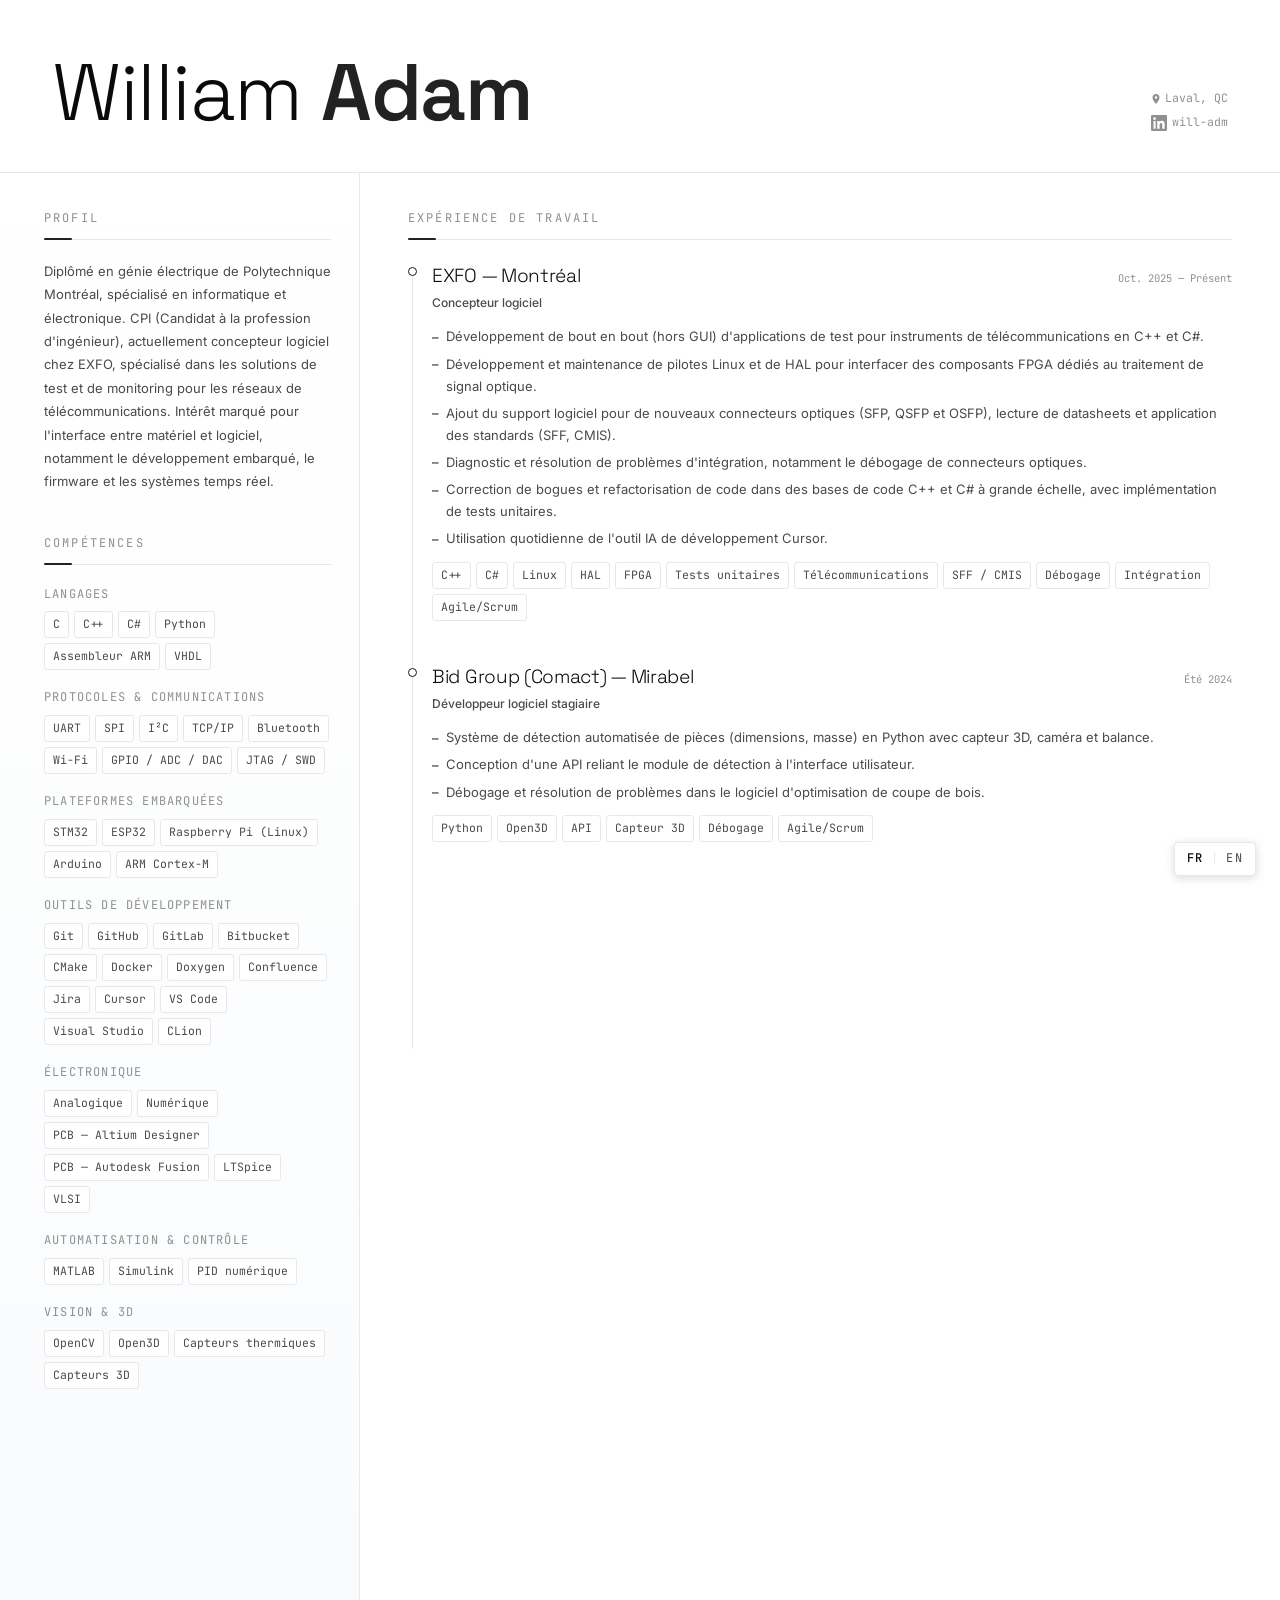
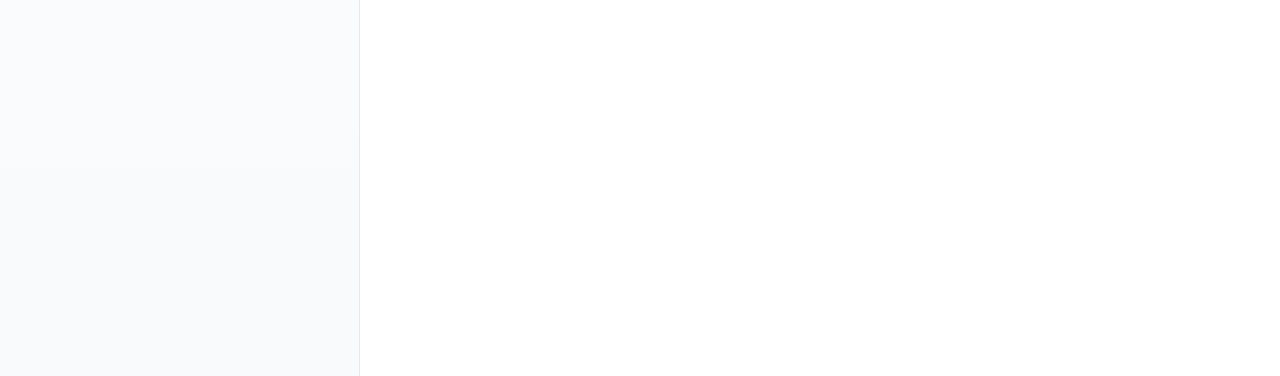
<file: index.html>
<!DOCTYPE html>
<html lang="fr">

<head>
    <meta charset="UTF-8">
    <meta name="viewport" content="width=device-width, initial-scale=1.0">
    <title>CV - William Adam</title>
    <link
        href="https://fonts.googleapis.com/css2?family=Space+Grotesk:wght@300;400;500;600&family=JetBrains+Mono:wght@300;400;500&family=Inter:wght@300;400;500&display=swap"
        rel="stylesheet">
    <link rel="stylesheet" href="css/styles.css">
    <link rel="stylesheet" href="css/print.css" media="print">
</head>

<body>

    <div class="page-wrap">
        <header class="hero">
            <div>
                <h1>William <em>Adam</em></h1>
            </div>
            <div class="hero-contact">
                <span class="hero-location"><svg class="pin-icon" viewBox="0 0 24 24"
                        xmlns="http://www.w3.org/2000/svg">
                        <path
                            d="M12 2C8.13 2 5 5.13 5 9c0 5.25 7 13 7 13s7-7.75 7-13c0-3.87-3.13-7-7-7zm0 9.5A2.5 2.5 0 1 1 12 6.5a2.5 2.5 0 0 1 0 5z" />
                    </svg>Laval, QC</span>
                <a class="linkedin-link" href="https://www.linkedin.com/in/will-adm/" target="_blank"
                    rel="noopener noreferrer">
                    <svg viewBox="0 0 24 24" xmlns="http://www.w3.org/2000/svg">
                        <path
                            d="M20.45 20.45h-3.554v-5.57c0-1.328-.024-3.037-1.85-3.037-1.854 0-2.137 1.447-2.137 2.942v5.665H9.356V9h3.413v1.561h.047c.475-.9 1.635-1.85 3.365-1.85 3.6 0 4.267 2.37 4.267 5.455v6.284zM5.337 7.433a2.062 2.062 0 1 1 0-4.124 2.062 2.062 0 0 1 0 4.124zM6.87 20.45H3.803V9H6.87v11.45zM22.225 0H1.771C.792 0 0 .774 0 1.729v20.542C0 23.226.792 24 1.771 24h20.451C23.205 24 24 23.226 24 22.271V1.729C24 .774 23.205 0 22.222 0h.003z" />
                    </svg>
                    will-adm
                </a>
            </div>
        </header>

        <div class="layout">
            <aside class="sidebar">

                <div class="sidebar-section">
                    <p class="section-label">Profil</p>
                    <p class="profile-text">Diplômé en génie électrique de Polytechnique Montréal,
                        spécialisé en informatique et électronique. CPI (Candidat à la profession d'ingénieur),
                        actuellement concepteur logiciel chez EXFO, spécialisé dans les solutions de test et de
                        monitoring pour les réseaux de télécommunications. Intérêt marqué pour l'interface entre
                        matériel et logiciel, notamment le développement embarqué, le firmware et les systèmes
                        temps réel.</p>
                </div>

                <div class="sidebar-section">
                    <p class="section-label">Compétences</p>

                    <div class="skill-group">
                        <p class="skill-group-title">Langages</p>
                        <div class="skill-tags">
                            <span class="tag">C</span>
                            <span class="tag">C++</span>
                            <span class="tag">C#</span>
                            <span class="tag">Python</span>
                            <span class="tag">Assembleur ARM</span>
                            <span class="tag">VHDL</span>
                        </div>
                    </div>

                    <div class="skill-group">
                        <p class="skill-group-title">Protocoles &amp; communications</p>
                        <div class="skill-tags">
                            <span class="tag">UART</span>
                            <span class="tag">SPI</span>
                            <span class="tag">I²C</span>
                            <span class="tag">TCP/IP</span>
                            <span class="tag">Bluetooth</span>
                            <span class="tag">Wi-Fi</span>
                            <span class="tag">GPIO / ADC / DAC</span>
                            <span class="tag">JTAG / SWD</span>
                        </div>
                    </div>

                    <div class="skill-group">
                        <p class="skill-group-title">Plateformes embarquées</p>
                        <div class="skill-tags">
                            <span class="tag">STM32</span>
                            <span class="tag">ESP32</span>
                            <span class="tag">Raspberry Pi (Linux)</span>
                            <span class="tag">Arduino</span>
                            <span class="tag">ARM Cortex-M</span>
                        </div>
                    </div>

                    <div class="skill-group">
                        <p class="skill-group-title">Outils de développement</p>
                        <div class="skill-tags">
                            <span class="tag">Git</span>
                            <span class="tag">GitHub</span>
                            <span class="tag">GitLab</span>
                            <span class="tag">Bitbucket</span>
                            <span class="tag">CMake</span>
                            <span class="tag">Docker</span>
                            <span class="tag">Doxygen</span>
                            <span class="tag">Confluence</span>
                            <span class="tag">Jira</span>
                            <span class="tag">Cursor</span>
                            <span class="tag">VS Code</span>
                            <span class="tag">Visual Studio</span>
                            <span class="tag">CLion</span>
                        </div>
                    </div>

                    <div class="skill-group">
                        <p class="skill-group-title">Électronique</p>
                        <div class="skill-tags">
                            <span class="tag">Analogique</span>
                            <span class="tag">Numérique</span>
                            <span class="tag">PCB — Altium Designer</span>
                            <span class="tag">PCB — Autodesk Fusion</span>
                            <span class="tag">LTSpice</span>
                            <span class="tag">VLSI</span>
                        </div>
                    </div>

                    <div class="skill-group">
                        <p class="skill-group-title">Automatisation &amp; contrôle</p>
                        <div class="skill-tags">
                            <span class="tag">MATLAB</span>
                            <span class="tag">Simulink</span>
                            <span class="tag">PID numérique</span>
                        </div>
                    </div>

                    <div class="skill-group">
                        <p class="skill-group-title">Vision &amp; 3D</p>
                        <div class="skill-tags">
                            <span class="tag">OpenCV</span>
                            <span class="tag">Open3D</span>
                            <span class="tag">Capteurs thermiques</span>
                            <span class="tag">Capteurs 3D</span>
                        </div>
                    </div>
                </div>

                <div class="sidebar-section">
                    <p class="section-label">Engagement académique</p>
                    <div class="engagement-item">
                        <div class="timeline-meta">
                            <p class="timeline-company">PolyOrbite — Rover spatial étudiant</p>
                            <span class="timeline-period">CIRC 2024</span>
                        </div>
                        <p class="timeline-role">Membre de l'équipe électrique</p>
                        <div class="timeline-body">
                            <ul>
                                <li>Conception, prototypage et tests de circuits pour la commande
                                    de moteurs et antenne directionnelle motorisée.</li>
                                <li>Participation à la compétition CIRC 2024 (Canadian
                                    International Rover Challenge) en Alberta.</li>
                            </ul>
                        </div>
                        <div class="timeline-tech">
                            <span class="tag">Électronique</span>
                            <span class="tag">Conception PCB</span>
                            <span class="tag">Commande moteurs</span>
                        </div>
                    </div>
                </div>

                <div class="sidebar-section">
                    <p class="section-label">Langues</p>
                    <div class="lang-item">
                        <span>Français</span>
                        <span class="lang-level">Maternelle</span>
                    </div>
                    <div class="lang-item">
                        <span>Anglais</span>
                        <span class="lang-level">Avancé</span>
                    </div>
                </div>

            </aside>

            <main class="main">

                <div class="section">
                    <p class="section-label">Expérience de travail</p>
                    <div class="timeline">

                        <div class="timeline-item">
                            <div class="timeline-dot"></div>
                            <div class="timeline-meta">
                                <p class="timeline-company">EXFO — Montréal</p>
                                <span class="timeline-period">Oct. 2025 — Présent</span>
                            </div>
                            <p class="timeline-role">Concepteur logiciel</p>
                            <div class="timeline-body">
                                <ul>
                                    <li>Développement de bout en bout (hors GUI) d'applications de test
                                        pour instruments de télécommunications en C++ et C#.</li>
                                    <li>Développement et maintenance de pilotes Linux et de HAL
                                        pour interfacer des composants FPGA dédiés au traitement de
                                        signal optique.</li>
                                    <li>Ajout du support logiciel pour de nouveaux connecteurs optiques (SFP, QSFP et OSFP), 
                                        lecture de datasheets et application des standards (SFF, CMIS).</li>
                                    <li>Diagnostic et résolution de problèmes d'intégration, notamment
                                        le débogage de connecteurs optiques.</li>
                                    <li>Correction de bogues et refactorisation de code dans
                                        des bases de code C++ et C# à grande échelle, avec
                                        implémentation de tests unitaires.</li>
                                    <li>Utilisation quotidienne de l'outil IA de développement Cursor.</li>
                                </ul>
                            </div>
                            <div class="timeline-tech">
                                <span class="tag">C++</span>
                                <span class="tag">C#</span>
                                <span class="tag">Linux</span>
                                <span class="tag">HAL</span>
                                <span class="tag">FPGA</span>
                                <span class="tag">Tests unitaires</span>
                                <span class="tag">Télécommunications</span>
                                <span class="tag">SFF / CMIS</span>
                                <span class="tag">Débogage</span>
                                <span class="tag">Intégration</span>
                                <span class="tag">Agile/Scrum</span>
                            </div>
                        </div>

                        <div class="timeline-item">
                            <div class="timeline-dot"></div>
                            <div class="timeline-meta">
                                <p class="timeline-company">Bid Group (Comact) — Mirabel</p>
                                <span class="timeline-period">Été 2024</span>
                            </div>
                            <p class="timeline-role">Développeur logiciel stagiaire</p>
                            <div class="timeline-body">
                                <ul>
                                    <li>Système de détection automatisée de pièces (dimensions,
                                        masse) en Python avec capteur 3D, caméra et balance.</li>
                                    <li>Conception d'une API reliant le module de détection à
                                        l'interface utilisateur.</li>
                                    <li>Débogage et résolution de problèmes dans le logiciel
                                        d'optimisation de coupe de bois.</li>
                                </ul>
                            </div>
                            <div class="timeline-tech">
                                <span class="tag">Python</span>
                                <span class="tag">Open3D</span>
                                <span class="tag">API</span>
                                <span class="tag">Capteur 3D</span>
                                <span class="tag">Débogage</span>
                                <span class="tag">Agile/Scrum</span>
                            </div>
                        </div>

                        <div class="timeline-item">
                            <div class="timeline-dot"></div>
                            <div class="timeline-meta">
                                <p class="timeline-company">Le 376 – Charcuterie &middot; Bistro,
                                    Saint-Donat-de-Montcalm</p>
                                <span class="timeline-period">2023 – 2025</span>
                            </div>
                            <p class="timeline-role">Développeur web</p>
                            <div class="timeline-body">
                                <ul>
                                    <li>Conception du <a href="https://www.le376.ca" target="_blank" rel="noopener">site
                                            web</a> (HTML, CSS, JS) avec base de
                                        données SQL et API pour le menu et la boutique.</li>
                                    <li>Développement d'une application interne de gestion du menu, permettant de
                                        modifier les items affichés sur le site via une interface
                                        connectée à la base de données SQL.</li>
                                </ul>
                            </div>
                            <div class="timeline-tech">
                                <span class="tag">HTML/CSS/JS</span>
                                <span class="tag">SQL</span>
                                <span class="tag">API</span>
                            </div>
                        </div>

                    </div>
                </div>

                <div class="section">
                    <p class="section-label">Formation</p>
                    <div class="edu-item">
                        <div class="edu-header">
                            <p class="edu-degree">B.Ing. Génie électrique</p>
                            <span class="edu-dates">2021 – 2025</span>
                        </div>
                        <p class="edu-school">Polytechnique Montréal</p>
                        <p class="edu-desc">Spécialisation en informatique et électronique. Moyenne
                            cumulative de 3,88/4,0.</p>
                        <div class="skill-tags">
                            <span class="tag">Architecture ordinateur</span>
                            <span class="tag">Systèmes embarqués</span>
                            <span class="tag">Traitement du signal</span>
                            <span class="tag">Systèmes de contrôle numérique</span>
                        </div>
                    </div>
                </div>

                <div class="section">
                    <p class="section-label">Projets notables</p>
                    <div class="project-grid">

                        <div class="project-card">
                            <p class="project-title">Surveillance de disjoncteur industriel</p>
                            <p class="project-desc">Circuit imprimé sur mesure (caméra thermique I²C et ESP32)
                                qui acquiert l'image thermique d'un disjoncteur industriel. Sur Raspberry Pi 5,
                                OpenCV localise les points chauds et signale une anomalie pour surveiller l'état du disjoncteur. Projet d'équipe
                                avec un partenaire industriel.</p>
                            <div class="project-tech">
                                <span class="tag">Raspberry Pi 5</span>
                                <span class="tag">Python</span>
                                <span class="tag">OpenCV</span>
                                <span class="tag">I²C</span>
                                <span class="tag">ESP32</span>
                                <span class="tag">C++</span>
                                <span class="tag">PCB</span>
                            </div>
                        </div>

                        <div class="project-card">
                            <p class="project-title">Contrôle moteurs BLDC par rétroaction BEMF
                            </p>
                            <p class="project-desc">Firmware en C sur STM32 et circuit imprimé sur mesure pour un moteur
                                BLDC sans capteur de position : la commutation des phases est déclenchée en
                                temps réel par les passages par zéro de la force contre-électromotrice (BEMF).</p>
                            <div class="project-tech">
                                <span class="tag">STM32</span>
                                <span class="tag">C</span>
                                <span class="tag">PCB</span>
                                <span class="tag">BLDC</span>
                                <span class="tag">BEMF</span>
                            </div>
                        </div>

                        <div class="project-card" style="grid-column: 1 / -1;">
                            <p class="project-title">Haut-parleur réactif à la musique</p>
                            <p class="project-desc">Circuit imprimé STM32 avec étage d'amplification : le firmware échantillonne
                                l'audio, calcule une FFT pour en tirer les bandes de fréquence, puis pilote
                                un éclairage d'effets lumineux synchronisés. Une interface web permet de contrôler les effets ; 2e version pour les portes ouvertes de l'École avec
                                ESP32 remplaçant le lien audio filaire par Bluetooth avec A2DP.</p>
                            <div class="project-tech">
                                <span class="tag">Traitement de signal</span>
                                <span class="tag">FFT</span>
                                <span class="tag">STM32</span>
                                <span class="tag">ESP32</span>
                                <span class="tag">C</span>
                                <span class="tag">PCB</span>
                                <span class="tag">Bluetooth</span>
                                <span class="tag">HTML/CSS/JS</span>
                            </div>
                        </div>

                    </div>
                </div>

            </main>
        </div>
    </div>

    <div class="fab-group">
        <button class="download-btn" onclick="downloadCV()" aria-label="Télécharger le CV en PDF">
            <svg xmlns="http://www.w3.org/2000/svg" width="13" height="13" viewBox="0 0 24 24" fill="none"
                stroke="currentColor" stroke-width="2.2" stroke-linecap="round" stroke-linejoin="round"
                aria-hidden="true">
                <path d="M21 15v4a2 2 0 0 1-2 2H5a2 2 0 0 1-2-2v-4" />
                <polyline points="7 10 12 15 17 10" />
                <line x1="12" y1="15" x2="12" y2="3" />
            </svg>
            PDF
        </button>
        <div class="lang-toggle">
            <span class="lang-opt active">FR</span>
            <span class="lang-sep">|</span>
            <a class="lang-opt" href="en/">EN</a>
        </div>
    </div>

    <script src="js/app.js"></script>
</body>

</html>
</file>
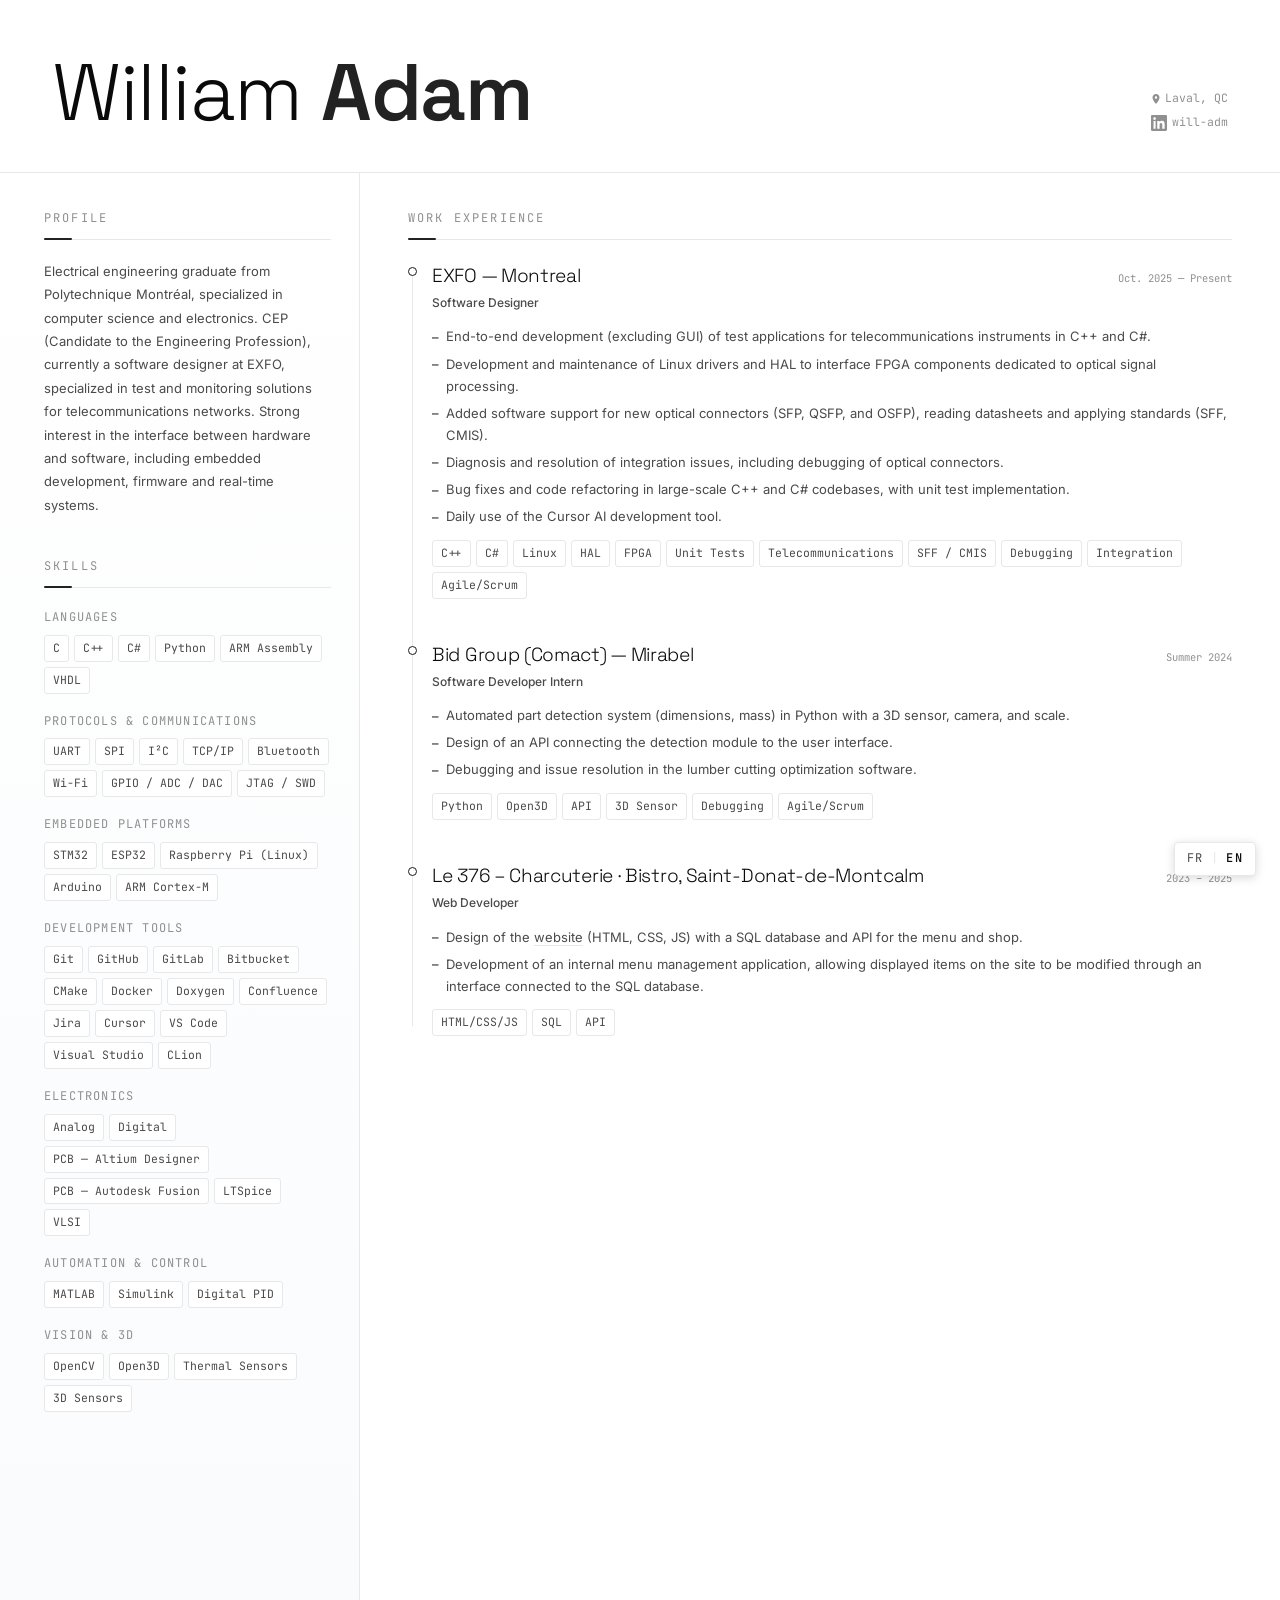
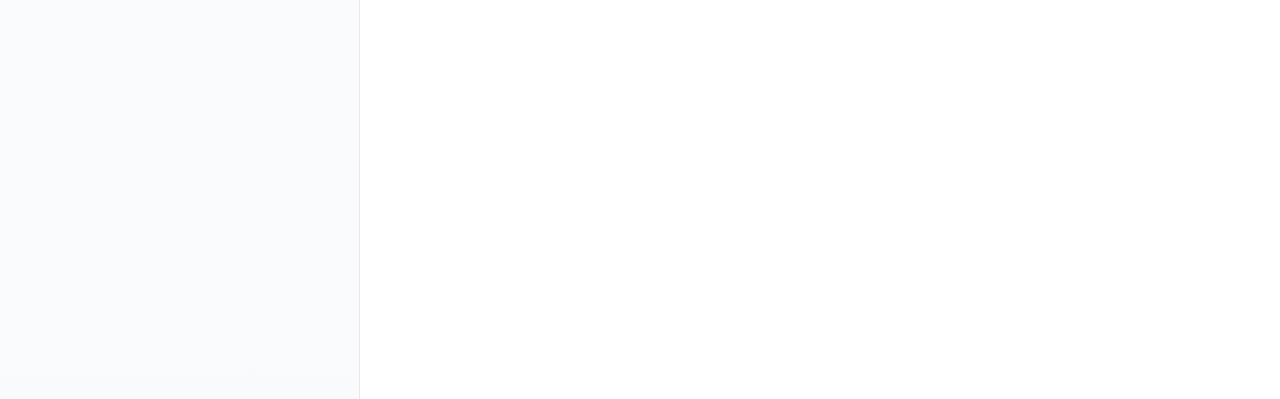
<file: en/index.html>
<!DOCTYPE html>
<html lang="en">

<head>
    <meta charset="UTF-8">
    <meta name="viewport" content="width=device-width, initial-scale=1.0">
    <title>Resume - William Adam</title>
    <link
        href="https://fonts.googleapis.com/css2?family=Space+Grotesk:wght@300;400;500;600&family=JetBrains+Mono:wght@300;400;500&family=Inter:wght@300;400;500&display=swap"
        rel="stylesheet">
    <link rel="stylesheet" href="../css/styles.css">
    <link rel="stylesheet" href="../css/print.css" media="print">
</head>

<body>

    <div class="page-wrap">
        <header class="hero">
            <div>
                <h1>William <em>Adam</em></h1>
            </div>
            <div class="hero-contact">
                <span class="hero-location"><svg class="pin-icon" viewBox="0 0 24 24"
                        xmlns="http://www.w3.org/2000/svg">
                        <path
                            d="M12 2C8.13 2 5 5.13 5 9c0 5.25 7 13 7 13s7-7.75 7-13c0-3.87-3.13-7-7-7zm0 9.5A2.5 2.5 0 1 1 12 6.5a2.5 2.5 0 0 1 0 5z" />
                    </svg>Laval, QC</span>
                <a class="linkedin-link" href="https://www.linkedin.com/in/will-adm/" target="_blank"
                    rel="noopener noreferrer">
                    <svg viewBox="0 0 24 24" xmlns="http://www.w3.org/2000/svg">
                        <path
                            d="M20.45 20.45h-3.554v-5.57c0-1.328-.024-3.037-1.85-3.037-1.854 0-2.137 1.447-2.137 2.942v5.665H9.356V9h3.413v1.561h.047c.475-.9 1.635-1.85 3.365-1.85 3.6 0 4.267 2.37 4.267 5.455v6.284zM5.337 7.433a2.062 2.062 0 1 1 0-4.124 2.062 2.062 0 0 1 0 4.124zM6.87 20.45H3.803V9H6.87v11.45zM22.225 0H1.771C.792 0 0 .774 0 1.729v20.542C0 23.226.792 24 1.771 24h20.451C23.205 24 24 23.226 24 22.271V1.729C24 .774 23.205 0 22.222 0h.003z" />
                    </svg>
                    will-adm
                </a>
            </div>
        </header>

        <div class="layout">
            <aside class="sidebar">

                <div class="sidebar-section">
                    <p class="section-label">Profile</p>
                    <p class="profile-text">Electrical engineering graduate from Polytechnique Montréal,
                        specialized in computer science and electronics. CEP (Candidate to the Engineering
                        Profession), currently a software designer at EXFO, specialized in test and
                        monitoring solutions for telecommunications networks. Strong interest in the interface
                        between hardware and software, including embedded development, firmware and
                        real-time systems.</p>
                </div>

                <div class="sidebar-section">
                    <p class="section-label">Skills</p>

                    <div class="skill-group">
                        <p class="skill-group-title">Languages</p>
                        <div class="skill-tags">
                            <span class="tag">C</span>
                            <span class="tag">C++</span>
                            <span class="tag">C#</span>
                            <span class="tag">Python</span>
                            <span class="tag">ARM Assembly</span>
                            <span class="tag">VHDL</span>
                        </div>
                    </div>

                    <div class="skill-group">
                        <p class="skill-group-title">Protocols &amp; Communications</p>
                        <div class="skill-tags">
                            <span class="tag">UART</span>
                            <span class="tag">SPI</span>
                            <span class="tag">I²C</span>
                            <span class="tag">TCP/IP</span>
                            <span class="tag">Bluetooth</span>
                            <span class="tag">Wi-Fi</span>
                            <span class="tag">GPIO / ADC / DAC</span>
                            <span class="tag">JTAG / SWD</span>
                        </div>
                    </div>

                    <div class="skill-group">
                        <p class="skill-group-title">Embedded Platforms</p>
                        <div class="skill-tags">
                            <span class="tag">STM32</span>
                            <span class="tag">ESP32</span>
                            <span class="tag">Raspberry Pi (Linux)</span>
                            <span class="tag">Arduino</span>
                            <span class="tag">ARM Cortex-M</span>
                        </div>
                    </div>

                    <div class="skill-group">
                        <p class="skill-group-title">Development Tools</p>
                        <div class="skill-tags">
                            <span class="tag">Git</span>
                            <span class="tag">GitHub</span>
                            <span class="tag">GitLab</span>
                            <span class="tag">Bitbucket</span>
                            <span class="tag">CMake</span>
                            <span class="tag">Docker</span>
                            <span class="tag">Doxygen</span>
                            <span class="tag">Confluence</span>
                            <span class="tag">Jira</span>
                            <span class="tag">Cursor</span>
                            <span class="tag">VS Code</span>
                            <span class="tag">Visual Studio</span>
                            <span class="tag">CLion</span>
                        </div>
                    </div>

                    <div class="skill-group">
                        <p class="skill-group-title">Electronics</p>
                        <div class="skill-tags">
                            <span class="tag">Analog</span>
                            <span class="tag">Digital</span>
                            <span class="tag">PCB — Altium Designer</span>
                            <span class="tag">PCB — Autodesk Fusion</span>
                            <span class="tag">LTSpice</span>
                            <span class="tag">VLSI</span>
                        </div>
                    </div>

                    <div class="skill-group">
                        <p class="skill-group-title">Automation &amp; Control</p>
                        <div class="skill-tags">
                            <span class="tag">MATLAB</span>
                            <span class="tag">Simulink</span>
                            <span class="tag">Digital PID</span>
                        </div>
                    </div>

                    <div class="skill-group">
                        <p class="skill-group-title">Vision &amp; 3D</p>
                        <div class="skill-tags">
                            <span class="tag">OpenCV</span>
                            <span class="tag">Open3D</span>
                            <span class="tag">Thermal Sensors</span>
                            <span class="tag">3D Sensors</span>
                        </div>
                    </div>
                </div>

                <div class="sidebar-section">
                    <p class="section-label">Academic Engagement</p>
                    <div class="engagement-item">
                        <div class="timeline-meta">
                            <p class="timeline-company">PolyOrbite — Student Space Rover</p>
                            <span class="timeline-period">CIRC 2024</span>
                        </div>
                        <p class="timeline-role">Electrical Team Member</p>
                        <div class="timeline-body">
                            <ul>
                                <li>Design, prototyping and testing of circuits for motor
                                    control and a motorized directional antenna.</li>
                                <li>Participation in the CIRC 2024 competition (Canadian
                                    International Rover Challenge) in Alberta.</li>
                            </ul>
                        </div>
                        <div class="timeline-tech">
                            <span class="tag">Electronics</span>
                            <span class="tag">PCB Design</span>
                            <span class="tag">Motor Control</span>
                        </div>
                    </div>
                </div>

                <div class="sidebar-section">
                    <p class="section-label">Languages</p>
                    <div class="lang-item">
                        <span>French</span>
                        <span class="lang-level">Native</span>
                    </div>
                    <div class="lang-item">
                        <span>English</span>
                        <span class="lang-level">Advanced</span>
                    </div>
                </div>

            </aside>

            <main class="main">

                <div class="section">
                    <p class="section-label">Work Experience</p>
                    <div class="timeline">

                        <div class="timeline-item">
                            <div class="timeline-dot"></div>
                            <div class="timeline-meta">
                                <p class="timeline-company">EXFO — Montreal</p>
                                <span class="timeline-period">Oct. 2025 — Present</span>
                            </div>
                            <p class="timeline-role">Software Designer</p>
                            <div class="timeline-body">
                                <ul>
                                    <li>End-to-end development (excluding GUI) of test applications
                                        for telecommunications instruments in C++ and C#.</li>
                                    <li>Development and maintenance of Linux drivers and HAL
                                        to interface FPGA components dedicated to optical
                                        signal processing.</li>
                                    <li>Added software support for new optical connectors (SFP, QSFP, and OSFP),
                                        reading datasheets and applying standards (SFF, CMIS).</li>
                                    <li>Diagnosis and resolution of integration issues, including
                                        debugging of optical connectors.</li>
                                    <li>Bug fixes and code refactoring in
                                        large-scale C++ and C# codebases, with
                                        unit test implementation.</li>
                                    <li>Daily use of the Cursor AI development tool.</li>
                                </ul>
                            </div>
                            <div class="timeline-tech">
                                <span class="tag">C++</span>
                                <span class="tag">C#</span>
                                <span class="tag">Linux</span>
                                <span class="tag">HAL</span>
                                <span class="tag">FPGA</span>
                                <span class="tag">Unit Tests</span>
                                <span class="tag">Telecommunications</span>
                                <span class="tag">SFF / CMIS</span>
                                <span class="tag">Debugging</span>
                                <span class="tag">Integration</span>
                                <span class="tag">Agile/Scrum</span>
                            </div>
                        </div>

                        <div class="timeline-item">
                            <div class="timeline-dot"></div>
                            <div class="timeline-meta">
                                <p class="timeline-company">Bid Group (Comact) — Mirabel</p>
                                <span class="timeline-period">Summer 2024</span>
                            </div>
                            <p class="timeline-role">Software Developer Intern</p>
                            <div class="timeline-body">
                                <ul>
                                    <li>Automated part detection system (dimensions,
                                        mass) in Python with a 3D sensor, camera, and scale.</li>
                                    <li>Design of an API connecting the detection module to
                                        the user interface.</li>
                                    <li>Debugging and issue resolution in the lumber
                                        cutting optimization software.</li>
                                </ul>
                            </div>
                            <div class="timeline-tech">
                                <span class="tag">Python</span>
                                <span class="tag">Open3D</span>
                                <span class="tag">API</span>
                                <span class="tag">3D Sensor</span>
                                <span class="tag">Debugging</span>
                                <span class="tag">Agile/Scrum</span>
                            </div>
                        </div>

                        <div class="timeline-item">
                            <div class="timeline-dot"></div>
                            <div class="timeline-meta">
                                <p class="timeline-company">Le 376 – Charcuterie &middot; Bistro,
                                    Saint-Donat-de-Montcalm</p>
                                <span class="timeline-period">2023 – 2025</span>
                            </div>
                            <p class="timeline-role">Web Developer</p>
                            <div class="timeline-body">
                                <ul>
                                    <li>Design of the <a href="https://www.le376.ca" target="_blank" rel="noopener">website</a>
                                        (HTML, CSS, JS) with a SQL
                                        database and API for the menu and shop.</li>
                                    <li>Development of an internal menu management application, allowing
                                        displayed items on the site to be modified through an interface
                                        connected to the SQL database.</li>
                                </ul>
                            </div>
                            <div class="timeline-tech">
                                <span class="tag">HTML/CSS/JS</span>
                                <span class="tag">SQL</span>
                                <span class="tag">API</span>
                            </div>
                        </div>

                    </div>
                </div>

                <div class="section">
                    <p class="section-label">Education</p>
                    <div class="edu-item">
                        <div class="edu-header">
                            <p class="edu-degree">B.Eng. Electrical Engineering</p>
                            <span class="edu-dates">2021 – 2025</span>
                        </div>
                        <p class="edu-school">Polytechnique Montréal</p>
                        <p class="edu-desc">Specialization in computer science and electronics. Cumulative
                            GPA of 3.88/4.0.</p>
                        <div class="skill-tags">
                            <span class="tag">Computer Architecture</span>
                            <span class="tag">Embedded Systems</span>
                            <span class="tag">Signal Processing</span>
                            <span class="tag">Digital Control Systems</span>
                        </div>
                    </div>
                </div>

                <div class="section">
                    <p class="section-label">Notable Projects</p>
                    <div class="project-grid">

                        <div class="project-card">
                            <p class="project-title">Industrial Circuit Breaker Monitoring</p>
                            <p class="project-desc">Custom PCB (I²C thermal camera and ESP32)
                                that acquires the thermal image of an industrial circuit breaker. On a Raspberry Pi 5,
                                OpenCV locates hot spots and flags an anomaly to monitor the breaker's condition. Team project
                                with an industrial partner.</p>
                            <div class="project-tech">
                                <span class="tag">Raspberry Pi 5</span>
                                <span class="tag">Python</span>
                                <span class="tag">OpenCV</span>
                                <span class="tag">I²C</span>
                                <span class="tag">ESP32</span>
                                <span class="tag">C++</span>
                                <span class="tag">PCB</span>
                            </div>
                        </div>

                        <div class="project-card">
                            <p class="project-title">BLDC Motor Control via BEMF Feedback
                            </p>
                            <p class="project-desc">C firmware on STM32 and a custom PCB for a
                                sensorless BLDC motor: phase commutation is triggered in
                                real time by back-EMF (BEMF) zero crossings.</p>
                            <div class="project-tech">
                                <span class="tag">STM32</span>
                                <span class="tag">C</span>
                                <span class="tag">PCB</span>
                                <span class="tag">BLDC</span>
                                <span class="tag">BEMF</span>
                            </div>
                        </div>

                        <div class="project-card" style="grid-column: 1 / -1;">
                            <p class="project-title">Music-Reactive Speaker</p>
                            <p class="project-desc">STM32 PCB with an amplifier stage: the firmware samples
                                the audio, computes an FFT to extract frequency bands, then drives
                                synchronized lighting effects. A web interface controls the effects; a 2nd version for the school's open house with
                                ESP32 replacing the wired audio link with Bluetooth using A2DP.</p>
                            <div class="project-tech">
                                <span class="tag">Signal Processing</span>
                                <span class="tag">FFT</span>
                                <span class="tag">STM32</span>
                                <span class="tag">ESP32</span>
                                <span class="tag">C</span>
                                <span class="tag">PCB</span>
                                <span class="tag">Bluetooth</span>
                                <span class="tag">HTML/CSS/JS</span>
                            </div>
                        </div>

                    </div>
                </div>

            </main>
        </div>
    </div>

    <div class="fab-group">
        <button class="download-btn" onclick="downloadCV()" aria-label="Download CV as PDF">
            <svg xmlns="http://www.w3.org/2000/svg" width="13" height="13" viewBox="0 0 24 24" fill="none"
                stroke="currentColor" stroke-width="2.2" stroke-linecap="round" stroke-linejoin="round"
                aria-hidden="true">
                <path d="M21 15v4a2 2 0 0 1-2 2H5a2 2 0 0 1-2-2v-4" />
                <polyline points="7 10 12 15 17 10" />
                <line x1="12" y1="15" x2="12" y2="3" />
            </svg>
            PDF
        </button>
        <div class="lang-toggle">
            <a class="lang-opt" href="../">FR</a>
            <span class="lang-sep">|</span>
            <span class="lang-opt active">EN</span>
        </div>
    </div>

    <script src="../js/app.js"></script>
</body>

</html>
</file>
<file: css/styles.css>
*,
*::before,
*::after {
    box-sizing: border-box;
    margin: 0;
    padding: 0;
}

:root {
    --black: #0a0a0a;
    --dark: #1a1a1a;
    --mid: #4a4a4a;
    --muted: #909090;
    --border: #e8e8e8;
    --bg: #fafafa;
    --white: #ffffff;
    --accent: #222222;
    --accent-light: #f2f2f2;
    --display: "Space Grotesk", system-ui, sans-serif;
    --sans: "Inter", system-ui, sans-serif;
    --mono: "JetBrains Mono", monospace;
}

html {
    scroll-behavior: smooth;
}

a {
    color: inherit;
    text-decoration: none;
}

a:not([class]) {
    color: var(--mid);
    text-decoration: underline;
    text-underline-offset: 3px;
    text-decoration-color: var(--border);
    transition: color 0.25s, text-decoration-color 0.25s;
}

a:not([class]):hover {
    color: var(--accent);
    text-decoration-color: var(--accent);
}

body {
    font-family: var(--sans);
    background: var(--bg);
    color: var(--dark);
    font-size: 13.5px;
    line-height: 1.65;
    -webkit-font-smoothing: antialiased;
}

.page-wrap {
    background: var(--white);
    overflow: hidden;
}

.hero {
    padding: 52px 52px 40px;
    border-bottom: 1px solid var(--border);
    display: flex;
    justify-content: space-between;
    align-items: flex-end;
    gap: 32px;
    position: relative;
    overflow: hidden;
}


.hero h1 {
    font-family: var(--display);
    font-size: clamp(48px, 7vw, 80px);
    font-weight: 300;
    line-height: 1;
    letter-spacing: -1.5px;
    color: var(--black);
    animation: slideUp 0.7s cubic-bezier(0.22, 1, 0.36, 1) 0.1s both;
}

.hero h1 em {
    font-style: normal;
    font-weight: 600;
    color: var(--accent);
}

.hero-contact {
    display: flex;
    flex-direction: column;
    align-items: flex-end;
    gap: 5px;
    font-family: var(--mono);
    font-size: 11.5px;
    color: var(--muted);
    flex-shrink: 0;
    animation: fadeIn 0.6s ease 0.3s both;
}

.hero-contact a {
    color: var(--muted);
    text-decoration: none;
    position: relative;
    transition: color 0.25s;
}

.hero-contact a::after {
    content: "";
    position: absolute;
    left: 0;
    bottom: -1px;
    width: 0;
    height: 1px;
    background: var(--accent);
    transition: width 0.3s ease;
}

.hero-contact a:hover {
    color: var(--accent);
}

.hero-contact a:hover::after {
    width: 100%;
}

.hero-location {
    display: inline-flex;
    align-items: center;
    gap: 3px;
    color: var(--muted);
}

.pin-icon {
    width: 12px;
    height: 12px;
    fill: currentColor;
    flex-shrink: 0;
}

.linkedin-link {
    display: flex;
    align-items: center;
    gap: 5px;
}

.linkedin-link svg {
    width: 16px;
    height: 16px;
    fill: currentColor;
    flex-shrink: 0;
}

.layout {
    display: grid;
    grid-template-columns: 360px 1fr;
}

.sidebar {
    padding: 36px 28px 36px 44px;
    border-right: 1px solid var(--border);
    background: linear-gradient(180deg, var(--white) 0%, #f8fafc 100%);
}

.main {
    padding: 36px 48px;
}

.section-label {
    font-family: var(--mono);
    font-size: 12px;
    letter-spacing: 0.18em;
    text-transform: uppercase;
    color: var(--muted);
    margin-bottom: 20px;
    padding-bottom: 10px;
    border-bottom: 1px solid var(--border);
    position: relative;
}

.section-label::after {
    content: "";
    position: absolute;
    bottom: -1px;
    left: 0;
    width: 0;
    height: 2px;
    background: var(--accent);
    border-radius: 1px;
    transition: width 0.5s ease;
}

.reveal .section-label::after {
    width: 28px;
}

.sidebar-section {
    margin-bottom: 40px;
}

.profile-text {
    font-size: 13px;
    color: var(--mid);
    line-height: 1.8;
}

.skill-group {
    margin-bottom: 18px;
}

.skill-group-title {
    font-size: 12px;
    font-family: var(--mono);
    letter-spacing: 0.1em;
    color: var(--muted);
    margin-bottom: 7px;
    text-transform: uppercase;
}

.skill-tags {
    display: flex;
    flex-wrap: wrap;
    gap: 5px;
}

.tag {
    border: 1px solid var(--border);
    border-radius: 3px;
    padding: 3px 8px;
    font-size: 11.5px;
    font-family: var(--mono);
    color: var(--mid);
    background: var(--white);
    transition: all 0.25s ease;
    cursor: default;
}

.tag:hover {
    border-color: var(--accent);
    color: var(--accent);
    background: var(--accent-light);
    transform: translateY(-1px);
}

.aptitude-item {
    font-size: 12.5px;
    color: var(--mid);
    padding: 5px 0;
    border-bottom: 1px solid var(--border);
    line-height: 1.5;
}

.aptitude-item:last-child {
    border-bottom: none;
}

.lang-item {
    display: flex;
    justify-content: space-between;
    padding: 7px 0;
    border-bottom: 1px solid var(--border);
    font-size: 13px;
}

.lang-item:last-child {
    border-bottom: none;
}

.lang-level {
    font-family: var(--mono);
    font-size: 12px;
    color: var(--muted);
}

.edu-item {
    margin-bottom: 28px;
    padding-bottom: 28px;
    border-bottom: 1px solid var(--border);
}

.edu-item:last-child {
    border-bottom: none;
    margin-bottom: 0;
    padding-bottom: 0;
}

.edu-header {
    display: flex;
    justify-content: space-between;
    gap: 16px;
    margin-bottom: 3px;
}

.edu-degree {
    font-family: var(--display);
    font-size: 18px;
    font-weight: 300;
    color: var(--black);
}

.edu-dates {
    font-family: var(--mono);
    font-size: 12px;
    color: var(--muted);
    white-space: nowrap;
    padding-top: 4px;
}

.edu-school {
    font-size: 12.5px;
    font-weight: 500;
    color: var(--mid);
    margin-bottom: 8px;
}

.edu-desc {
    font-size: 12.5px;
    color: var(--mid);
    line-height: 1.75;
    margin-bottom: 8px;
}

.engagement-item {
    padding-left: 0;
}

.engagement-item .timeline-meta {
    margin-bottom: 2px;
    flex-direction: column;
    align-items: flex-start;
    gap: 2px;
}

.sidebar .engagement-item .timeline-company {
    font-size: 14px;
    letter-spacing: -0.2px;
}

.sidebar .engagement-item .timeline-role {
    font-size: 11.5px;
    margin-bottom: 8px;
}

.sidebar .engagement-item .timeline-body li {
    font-size: 12px;
    line-height: 1.55;
    padding: 2px 0 2px 12px;
}

.sidebar .engagement-item .timeline-tech {
    margin-top: 8px;
}

.timeline {
    position: relative;
    padding-left: 24px;
}

.timeline::before {
    content: "";
    position: absolute;
    left: 4px;
    top: 10px;
    bottom: 10px;
    width: 1px;
    background: var(--border);
}

.timeline-item {
    position: relative;
    margin-bottom: 40px;
    opacity: 0;
    transform: translateY(16px);
    transition: opacity 0.6s cubic-bezier(0.22, 1, 0.36, 1),
        transform 0.6s cubic-bezier(0.22, 1, 0.36, 1);
}

.timeline-item.visible {
    opacity: 1;
    transform: translateY(0);
}

.timeline-dot {
    position: absolute;
    left: -24px;
    top: 7px;
    width: 9px;
    height: 9px;
    border-radius: 50%;
    background: var(--white);
    border: 1.5px solid var(--dark);
    transition: all 0.3s ease;
}

.timeline-item:hover .timeline-dot {
    background: var(--accent);
    border-color: var(--accent);
    box-shadow: 0 0 0 3px var(--accent-light);
}

.timeline-item.visible .timeline-dot {
    animation: dotPulse 0.5s ease;
}

.timeline-meta {
    display: flex;
    justify-content: space-between;
    align-items: baseline;
    gap: 12px;
    margin-bottom: 2px;
}

.timeline-company {
    font-family: var(--display);
    font-size: 19px;
    font-weight: 300;
    color: var(--black);
    letter-spacing: -0.3px;
    transition: color 0.25s;
}

.timeline-item:hover .timeline-company {
    color: var(--accent);
}

.timeline-period {
    font-family: var(--mono);
    font-size: 10.5px;
    color: var(--muted);
    white-space: nowrap;
}

.timeline-role {
    font-size: 12px;
    font-weight: 500;
    color: var(--mid);
    margin-bottom: 10px;
}

.timeline-body ul {
    list-style: none;
    padding: 0;
}

.timeline-body li {
    font-size: 13px;
    color: var(--mid);
    padding: 2.5px 0 2.5px 14px;
    position: relative;
    line-height: 1.7;
}

.timeline-body li::before {
    content: "\2013";
    position: absolute;
    left: 0;
    color: var(--accent);
    font-size: 13px;
    top: 3px;
    line-height: 1.7;
}

.timeline-tech {
    display: flex;
    flex-wrap: wrap;
    gap: 5px;
    margin-top: 10px;
}

.project-grid {
    display: grid;
    grid-template-columns: 1fr 1fr;
    gap: 1px;
    border: 1px solid var(--border);
    border-radius: 6px;
    overflow: hidden;
    background: var(--border);
}

.project-card {
    padding: 22px 24px;
    background: var(--white);
    transition: all 0.35s cubic-bezier(0.22, 1, 0.36, 1);
    position: relative;
}

.project-card::before {
    content: "";
    position: absolute;
    top: 0;
    left: 0;
    width: 3px;
    height: 0;
    background: var(--accent);
    transition: height 0.3s ease;
    border-radius: 0 1px 1px 0;
}

.project-card:hover {
    background: var(--accent-light);
    transform: translateY(-2px);
    box-shadow: 0 4px 16px rgba(0, 0, 0, 0.07);
}

.project-card:hover::before {
    height: 100%;
}

.project-title {
    font-weight: 500;
    font-size: 13px;
    color: var(--black);
    margin-bottom: 6px;
    transition: color 0.25s;
}

.project-card:hover .project-title {
    color: var(--accent);
}

.project-desc {
    font-size: 12px;
    color: var(--mid);
    line-height: 1.7;
    margin-bottom: 10px;
}

.project-tech {
    display: flex;
    flex-wrap: wrap;
    gap: 5px;
}

.section {
    margin-bottom: 36px;
}

.sidebar-section,
.section,
.edu-item {
    opacity: 0;
    transform: translateY(14px);
    transition: opacity 0.6s cubic-bezier(0.22, 1, 0.36, 1),
        transform 0.6s cubic-bezier(0.22, 1, 0.36, 1);
}

.sidebar-section.reveal,
.section.reveal,
.edu-item.reveal {
    opacity: 1;
    transform: translateY(0);
}

.fab-group {
    position: fixed;
    bottom: 24px;
    right: 24px;
    z-index: 1000;
    display: flex;
    flex-direction: column;
    align-items: flex-end;
    gap: 8px;
}

.lang-toggle {
    background: var(--white);
    border: 1px solid var(--border);
    border-radius: 4px;
    padding: 6px 12px;
    font-family: var(--mono);
    font-size: 12px;
    letter-spacing: 0.12em;
    color: var(--mid);
    display: flex;
    align-items: center;
    gap: 7px;
    box-shadow: 0 2px 10px rgba(0, 0, 0, 0.15);
    transition: box-shadow 0.2s;
    user-select: none;
}

.lang-toggle:hover {
    box-shadow: 0 4px 16px rgba(0, 0, 0, 0.22);
}

.download-btn {
    background: var(--black);
    border: 1px solid var(--black);
    border-radius: 4px;
    padding: 6px 12px;
    font-family: var(--mono);
    font-size: 12px;
    letter-spacing: 0.12em;
    color: var(--white);
    cursor: pointer;
    display: flex;
    align-items: center;
    gap: 6px;
    box-shadow: 0 2px 10px rgba(0, 0, 0, 0.15);
    transition: box-shadow 0.2s, background 0.2s;
    user-select: none;
    display: none;
}

.is-localhost .download-btn {
    display: flex;
}

.download-btn:hover {
    background: var(--accent);
    border-color: var(--accent);
    box-shadow: 0 4px 16px rgba(0, 0, 0, 0.22);
}

.lang-toggle .lang-sep {
    color: var(--border);
    pointer-events: none;
}

.lang-toggle .lang-opt {
    transition: color 0.2s;
}

.lang-toggle a.lang-opt {
    color: var(--mid);
    text-decoration: none;
    cursor: pointer;
}

.lang-toggle a.lang-opt:hover {
    color: var(--accent);
}

.lang-toggle .lang-opt.active {
    color: var(--black);
    font-weight: 500;
    cursor: default;
}

.lang-toggle .lang-opt:not(.active):hover {
    color: var(--accent);
}

@media (max-width: 800px) {
    .hero {
        padding: 40px 28px 32px;
        flex-direction: column;
        align-items: flex-start;
    }

    .hero-contact {
        align-items: flex-start;
    }

    .layout {
        grid-template-columns: 1fr;
    }

    .sidebar {
        padding: 32px 28px;
        border-right: none;
        border-bottom: 1px solid var(--border);
    }

    .main {
        padding: 32px 28px;
    }

    .project-grid {
        grid-template-columns: 1fr;
    }

    .page-wrap {
        margin: 0;
        border-radius: 0;
        box-shadow: none;
    }
}

@keyframes fadeIn {
    from {
        opacity: 0;
        transform: translateY(16px);
    }

    to {
        opacity: 1;
        transform: translateY(0);
    }
}

@keyframes dotPulse {
    0% {
        box-shadow: 0 0 0 0 rgba(37, 99, 235, 0.4);
    }

    70% {
        box-shadow: 0 0 0 6px rgba(37, 99, 235, 0);
    }

    100% {
        box-shadow: 0 0 0 0 rgba(37, 99, 235, 0);
    }
}

@keyframes slideUp {
    from {
        opacity: 0;
        transform: translateY(20px);
    }

    to {
        opacity: 1;
        transform: translateY(0);
    }
}

@media (prefers-color-scheme: dark) {
    :root {
        --black: #f0f0f0;
        --dark: #d0d0d0;
        --mid: #949494;
        --muted: #606060;
        --border: #242424;
        --bg: #0c0c0c;
        --white: #141414;
        --accent: #d0d0d0;
        --accent-light: #1c1c1c;
    }

    body {
        background: var(--bg);
    }

    .page-wrap {
        box-shadow: 0 1px 3px rgba(0, 0, 0, 0.5), 0 8px 40px rgba(0, 0, 0, 0.35);
    }

    .sidebar {
        background: linear-gradient(180deg, #141414 0%, #111113 100%);
    }

    .project-card:hover {
        background: var(--accent-light);
        box-shadow: 0 4px 16px rgba(0, 0, 0, 0.45);
    }
}
</file>
<file: css/print.css>
@page {
    size: letter portrait;
    margin: 0.35in 0.4in;
}

* {
    -webkit-print-color-adjust: exact;
    print-color-adjust: exact;
    transition: none !important;
    animation: none !important;
    box-shadow: none !important;
}

.fab-group {
    display: none !important;
}


.linkedin-link {
    display: inline-flex !important;
    align-items: center;
    gap: 3px;
    color: inherit;
    text-decoration: none;
}

.linkedin-link svg {
    width: 10px;
    height: 10px;
}

html,
body {
    width: 100%;
    max-width: none;
    margin: 0;
    padding: 0;
    font-size: 12px;
    line-height: 1.42;
    background: white;
}

.page-wrap {
    box-shadow: none;
    border-radius: 0;
    margin: 0;
    background: white;
    overflow: visible;
    width: 7.7in;
    max-width: 7.7in;
}

.hero {
    break-after: avoid;
    page-break-after: avoid;
}

.layout,
.sidebar,
.main,
.section,
.sidebar-section {
    break-inside: auto;
    page-break-inside: auto;
}

.tag,
.project-card,
.timeline-dot {
    background: white;
}

.sidebar-section,
.section,
.edu-item {
    opacity: 1 !important;
    transform: none !important;
}

.section-label::after {
    width: 28px;
}

.hero::after {
    width: 48px;
    animation: none;
}

.hero h1 em {
    color: var(--black);
}

.project-card::before {
    display: none;
}

.hero {
    padding: 12px 0 9px;
    gap: 12px;
    flex-direction: row;
    align-items: flex-end;
    justify-content: space-between;
}

.hero h1 {
    font-size: 32px;
    letter-spacing: -1px;
}

.hero-contact {
    flex-direction: column;
    align-items: flex-end;
    gap: 1px;
    font-size: 9px;
}

.layout {
    display: grid;
    grid-template-columns: 222px 1fr;
    align-items: stretch;
}

.sidebar,
.main {
    --text-scale: 1;
    font-size: calc(12px * var(--text-scale, 1));
}

.sidebar {
    padding: 12px 14px 12px 0;
    background: white;
    outline: none;
    border: none;
    border-right: 1px solid var(--border);
}

.main {
    padding: 12px 0 12px 18px;
}

.sidebar-section {
    margin-bottom: 10px;
}

.sidebar-section:last-child,
.section:last-child {
    margin-bottom: 0;
}

.section-label {
    margin-bottom: 6px;
    padding-bottom: 3px;
    font-size: 0.833em;
}

.profile-text {
    font-size: 0.792em;
    line-height: 1.45;
}

.skill-group {
    margin-bottom: 6px;
}

.skill-group-title {
    font-size: 0.833em;
    margin-bottom: 2px;
}

.skill-tags {
    gap: 2px;
}

.tag {
    font-size: 0.667em;
    padding: 0.5px 4px;
    border-radius: 1px;
}

.aptitude-item {
    font-size: 0.833em;
    padding: 2px 0;
    line-height: 1.35;
}

.sidebar .engagement-item .timeline-company {
    font-size: 0.833em;
}

.sidebar .engagement-item .timeline-role {
    font-size: 0.75em;
    margin-bottom: 4px;
}

.sidebar .engagement-item .timeline-body li {
    font-size: 0.75em;
    line-height: 1.35;
    padding: 1px 0 1px 10px;
}

.sidebar .engagement-item .timeline-period {
    font-size: 0.667em;
}

.sidebar .engagement-item .timeline-tech {
    margin-top: 4px;
}

.lang-item {
    padding: 2.5px 0;
    font-size: 0.833em;
    border-bottom: none;
}

.lang-level {
    font-size: 0.833em;
}

.section {
    margin-bottom: 10px;
}

.edu-item {
    margin-bottom: 10px;
    padding-bottom: 10px;
}

.edu-degree {
    font-size: 1em;
}

.edu-dates {
    font-size: 0.833em;
}

.edu-school {
    font-size: 0.833em;
    margin-bottom: 2px;
}

.edu-desc {
    font-size: 0.792em;
    line-height: 1.42;
    margin-bottom: 4px;
}

.skill-tags {
    gap: 2px;
}

.timeline {
    padding-left: 14px;
}

.timeline::before {
    display: block;
    left: 2.5px;
    top: 5px;
    bottom: 5px;
}

.timeline-dot {
    display: block;
    left: -14px;
    top: 4px;
    width: 6px;
    height: 6px;
    border-width: 1.5px;
    background: var(--white);
}

.timeline-item {
    opacity: 1 !important;
    transform: none !important;
    margin-bottom: 10px;
}

.timeline-item:hover .timeline-dot {
    background: var(--white);
    border-color: var(--dark);
    box-shadow: none;
}

.timeline-item:hover .timeline-company {
    color: var(--black);
}

.timeline-item:last-child {
    margin-bottom: 0;
}

.timeline-meta {
    margin-bottom: 0;
    gap: 6px;
}

.timeline-company {
    font-size: 1em;
}

.timeline-period {
    font-size: 0.833em;
}

.timeline-role {
    font-size: 0.833em;
    margin-bottom: 2px;
}

.timeline-body li {
    font-size: 0.792em;
    line-height: 1.42;
    padding: 0.5px 0 0.5px 10px;
}

.timeline-body li::before {
    content: "\2013";
    font-size: 0.792em;
    top: 1px;
    line-height: 1.42;
}

.timeline-tech {
    margin-top: 3px;
    gap: 2px;
}

a:not([class]) {
    color: inherit;
    text-decoration: none;
}

.project-grid {
    grid-template-columns: 1fr 1fr;
}

.project-card {
    padding: 7px 9px;
}

.project-title {
    font-size: 0.833em;
    margin-bottom: 2px;
}

.project-desc {
    font-size: 0.792em;
    line-height: 1.38;
    margin-bottom: 4px;
}

.project-tech {
    gap: 2px;
}
</file>
